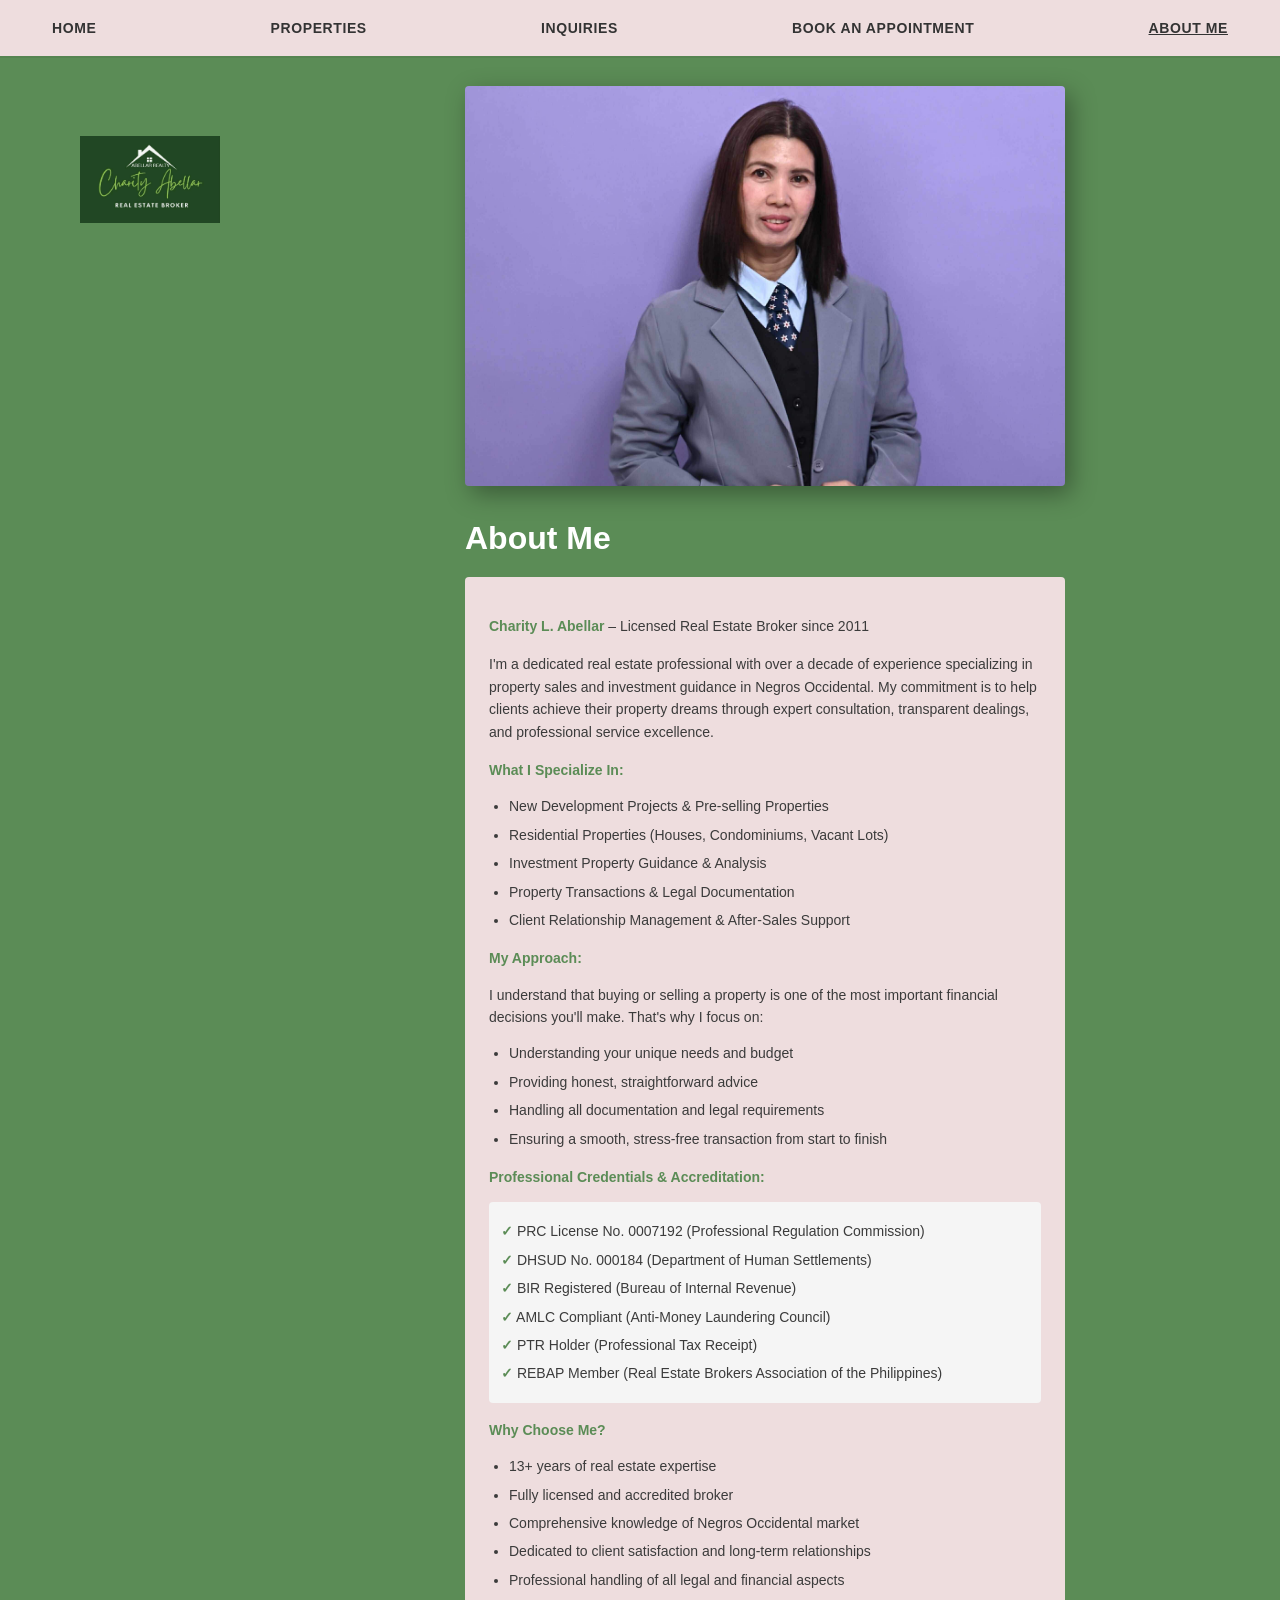
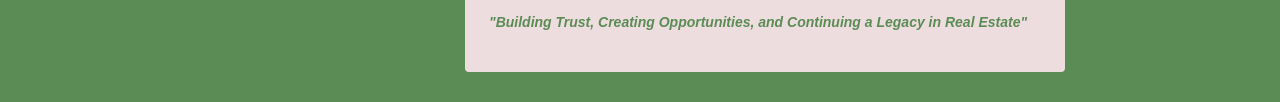
<file: pages/about.html>
<!DOCTYPE html>
<html lang="en">
<head>
	<meta charset="UTF-8" />
	<meta name="viewport" content="width=device-width, initial-scale=1.0" />
	<title>Charity Abellar || Real Estate Broker</title>
	<link rel="stylesheet" href="../css/styles.css">
	<style>
		.about-container {
			display: grid;
			grid-template-columns: 1fr;
			gap: 30px;
			max-width: 600px;
			margin: 0 auto;
			align-items: start;
			justify-items: center;
		}

		.about-image {
			width: 100%;
		}

		.about-content {
			width: 100%;
			color: #fff;
		}

		.about-image img {
			width: 100%;
			height: 400px;
			object-fit: cover;
			border-radius: 4px;
			box-shadow: 6px 8px 24px rgba(0,0,0,.35);
		}

		.about-content h2 {
			font-size: 32px;
			font-weight: 700;
			margin: 0 0 20px 0;
		}

		.about-text {
			background: var(--accent);
			padding: 24px;
			border-radius: 4px;
			color: var(--text);
			line-height: 1.6;
			font-size: 14px;
		}

		.about-text ul {
			margin: 10px 0;
			padding-left: 22px;
		}

		.about-text ul li {
			margin-bottom: 6px;
			color: var(--text);
		}

		.about-text strong {
			color: #5b8c56;
			font-weight: 700;
		}

		@media (max-width: 900px) {
			.about-container {
				grid-template-columns: 1fr;
				max-width: 100%;
				gap: 20px;
			}

			.about-image img {
				height: 300px;
			}

			.about-content h2 {
				font-size: 24px;
			}

			.about-text {
				padding: 16px;
				font-size: 13px;
			}
		}

		@media (max-width: 600px) {
			.about-image img {
				height: 250px;
			}

			.about-content h2 {
				font-size: 20px;
				margin-bottom: 12px;
			}

			.about-text {
				padding: 12px;
				font-size: 12px;
			}

			.about-text ul {
				margin: 8px 0;
				padding-left: 20px;
			}

			.about-text p {
				margin-bottom: 10px;
			}
		}
	</style>
</head>
<body>
	<header class="site-header">
		<nav class="nav">
			<a class="nav-link" href="home.html">HOME</a>
			<a class="nav-link" href="properties.html">PROPERTIES</a>
			<a class="nav-link" href="inquiries.html">INQUIRIES</a>
			<a class="nav-link" href="appointment.html">BOOK AN APPOINTMENT</a>
			<a class="nav-link active" href="about.html">ABOUT ME</a>
		</nav>
	</header>

	<div class="page-wrap">
		<aside class="sidebar">
			<div class="logo">
				<img src="../images/logo1.jpg" alt="Agent logo" />
			</div>
		</aside>

		<main class="content">
			<section class="about-container">
				<!-- Profile Image -->
				<div class="about-image">
					<img src="../images/profilePicture/Pic2.jpg" alt="Charity Abellar" />
				</div>

				<!-- About Content -->
				<div class="about-content">
					<h2>About Me</h2>
					<div class="about-text">
						<p><strong>Charity L. Abellar</strong> – Licensed Real Estate Broker since 2011</p>
						
						<p style="margin-top: 16px;">I'm a dedicated real estate professional with over a decade of experience specializing in property sales and investment guidance in Negros Occidental. My commitment is to help clients achieve their property dreams through expert consultation, transparent dealings, and professional service excellence.</p>
						
						<p style="margin-top: 16px;"><strong>What I Specialize In:</strong></p>
						<ul style="margin-top: 8px; padding-left: 20px;">
							<li>New Development Projects & Pre-selling Properties</li>
							<li>Residential Properties (Houses, Condominiums, Vacant Lots)</li>
							<li>Investment Property Guidance & Analysis</li>
							<li>Property Transactions & Legal Documentation</li>
							<li>Client Relationship Management & After-Sales Support</li>
						</ul>

						<p style="margin-top: 16px;"><strong>My Approach:</strong></p>
						<p>I understand that buying or selling a property is one of the most important financial decisions you'll make. That's why I focus on:</p>
						<ul style="margin-top: 8px; padding-left: 20px;">
							<li>Understanding your unique needs and budget</li>
							<li>Providing honest, straightforward advice</li>
							<li>Handling all documentation and legal requirements</li>
							<li>Ensuring a smooth, stress-free transaction from start to finish</li>
						</ul>

						<p style="margin-top: 16px;"><strong>Professional Credentials & Accreditation:</strong></p>
						<div style="background: #f5f5f5; padding: 12px; border-radius: 4px; margin-top: 12px; font-size: 14px;">
							<p style="margin: 6px 0;"><strong>✓</strong> PRC License No. 0007192 (Professional Regulation Commission)</p>
							<p style="margin: 6px 0;"><strong>✓</strong> DHSUD No. 000184 (Department of Human Settlements)</p>
							<p style="margin: 6px 0;"><strong>✓</strong> BIR Registered (Bureau of Internal Revenue)</p>
							<p style="margin: 6px 0;"><strong>✓</strong> AMLC Compliant (Anti-Money Laundering Council)</p>
							<p style="margin: 6px 0;"><strong>✓</strong> PTR Holder (Professional Tax Receipt)</p>
							<p style="margin: 6px 0;"><strong>✓</strong> REBAP Member (Real Estate Brokers Association of the Philippines)</p>
						</div>

						<p style="margin-top: 16px;"><strong>Why Choose Me?</strong></p>
						<ul style="margin-top: 8px; padding-left: 20px;">
							<li>13+ years of real estate expertise</li>
							<li>Fully licensed and accredited broker</li>
							<li>Comprehensive knowledge of Negros Occidental market</li>
							<li>Dedicated to client satisfaction and long-term relationships</li>
							<li>Professional handling of all legal and financial aspects</li>
						</ul>

						<p style="margin-top: 20px; font-style: italic; color: #5b8c56;">
							<strong>"Building Trust, Creating Opportunities, and Continuing a Legacy in Real Estate"</strong>
						</p>
					</div>
				</div>
			</section>
		</main>
	</div>

	<script src="../js/properties.js"></script>
</body>
</html>
</file>
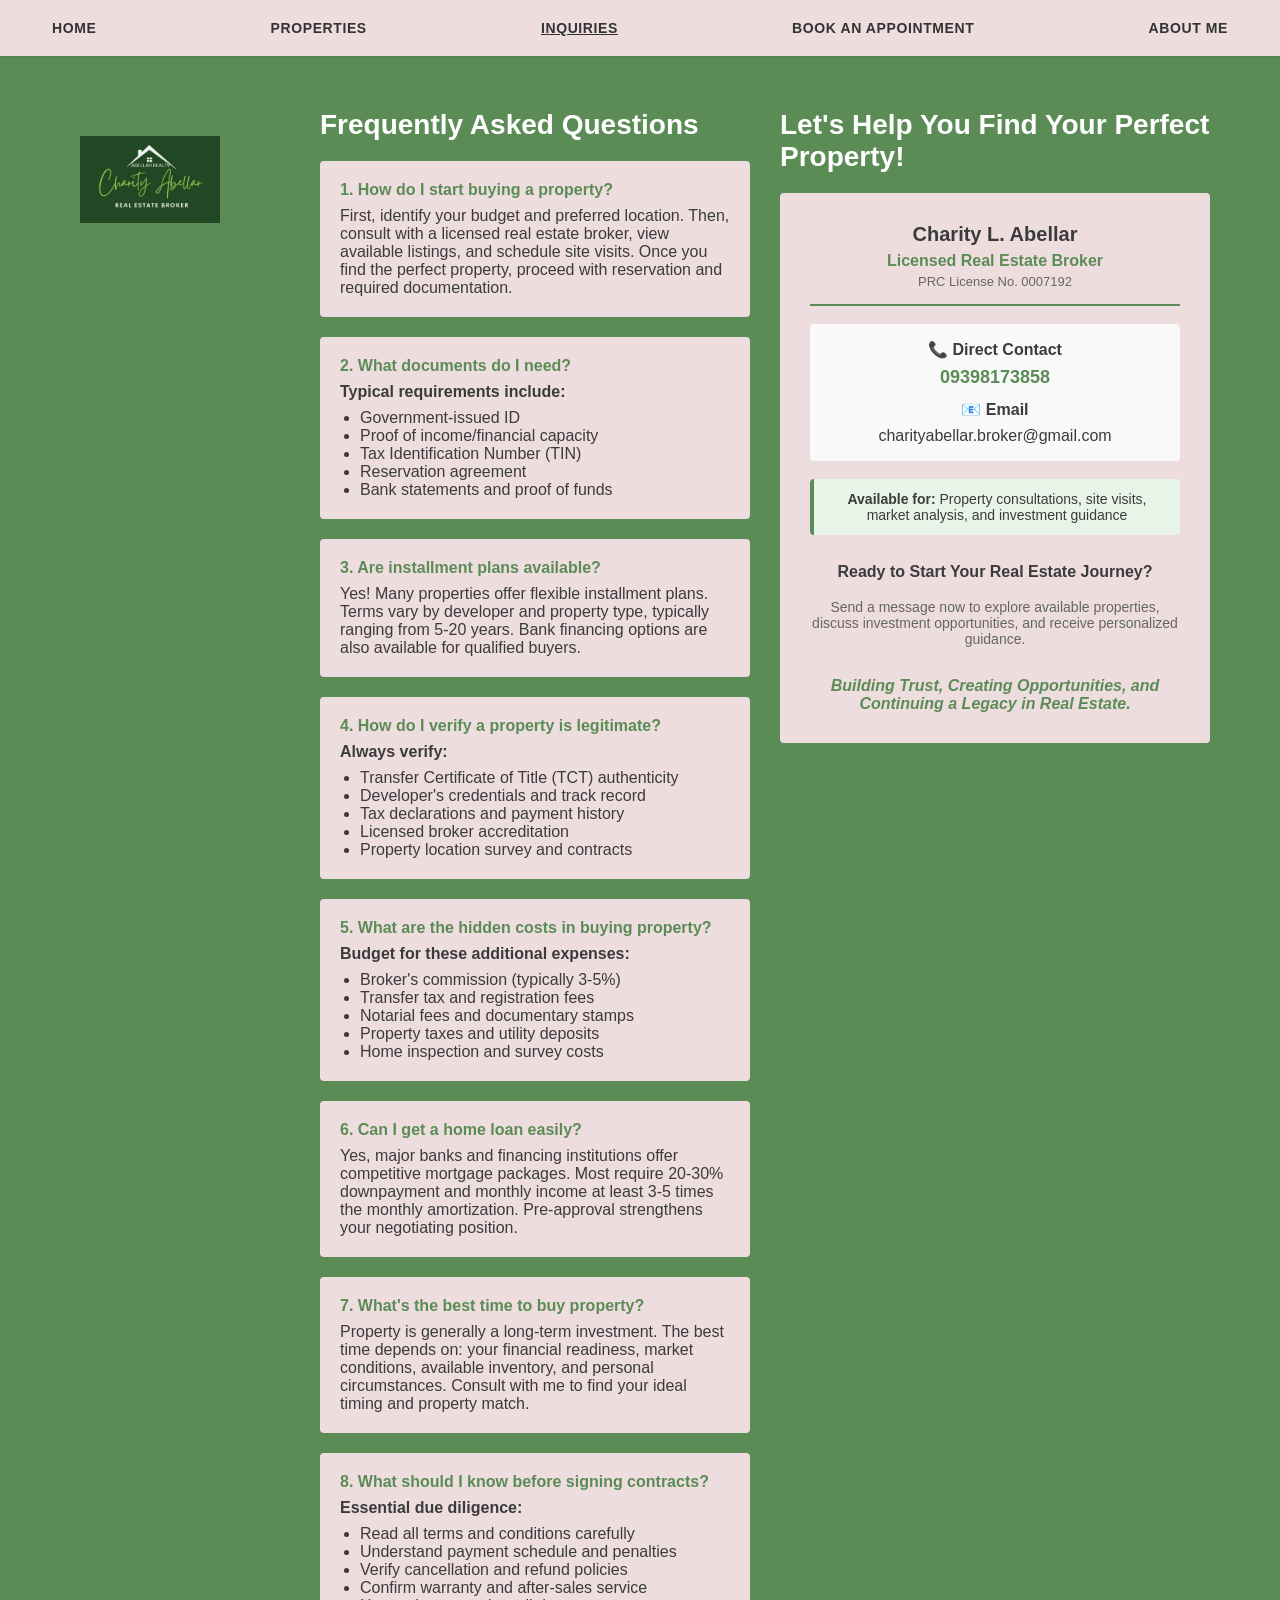
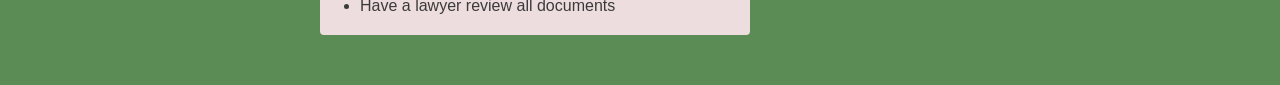
<file: pages/inquiries.html>
<!DOCTYPE html>
<html lang="en">
<head>
	<meta charset="UTF-8" />
	<meta name="viewport" content="width=device-width, initial-scale=1.0" />
	<title>Charity Abellar || Real Estate Broker</title>
	<link rel="stylesheet" href="../css/styles.css">
	<style>
		@media (max-width: 900px) {
			.faq-grid {
				grid-template-columns: 1fr !important;
			}
		}
		
		@media (max-width: 600px) {
			.faq-grid h2 {
				font-size: 20px !important;
			}
			
			.faq-grid .details {
				padding: 14px !important;
				margin-bottom: 12px !important;
			}
			
			.faq-grid .details p {
				font-size: 12px !important;
			}
		}
	</style>
</head>
<body>
	<header class="site-header">
		<nav class="nav">
			<a class="nav-link" href="home.html">HOME</a>
			<a class="nav-link" href="properties.html">PROPERTIES</a>
			<a class="nav-link active" href="inquiries.html">INQUIRIES</a>
			<a class="nav-link" href="appointment.html">BOOK AN APPOINTMENT</a>
			<a class="nav-link" href="about.html">ABOUT ME</a>
		</nav>
	</header>

	<div class="page-wrap">
		<aside class="sidebar">
			<div class="logo">
				<img src="../images/logo1.jpg" alt="Agent logo" />
			</div>
		</aside>

		<main class="content">
			<section style="display: grid; grid-template-columns: 1fr 1fr; gap: 30px;" class="faq-grid">
				<!-- FAQ Section -->
				<div>
					<h2 style="font-size: 28px; font-weight: 700; margin-bottom: 20px; color: #fff;">Frequently Asked Questions</h2>
					
					<div class="details" style="background: var(--accent); margin-bottom: 20px; padding: 20px; border-radius: 4px;">
						<p style="font-weight: 700; margin: 0 0 8px 0; color: #5b8c56;">1. How do I start buying a property?</p>
						<p style="margin: 0;">First, identify your budget and preferred location. Then, consult with a licensed real estate broker, view available listings, and schedule site visits. Once you find the perfect property, proceed with reservation and required documentation.</p>
					</div>

					<div class="details" style="background: var(--accent); margin-bottom: 20px; padding: 20px; border-radius: 4px;">
						<p style="font-weight: 700; margin: 0 0 8px 0; color: #5b8c56;">2. What documents do I need?</p>
						<p style="margin: 0 0 8px 0;"><strong>Typical requirements include:</strong></p>
						<ul style="margin: 0; padding-left: 20px;">
							<li>Government-issued ID</li>
							<li>Proof of income/financial capacity</li>
							<li>Tax Identification Number (TIN)</li>
							<li>Reservation agreement</li>
							<li>Bank statements and proof of funds</li>
						</ul>
					</div>

					<div class="details" style="background: var(--accent); margin-bottom: 20px; padding: 20px; border-radius: 4px;">
						<p style="font-weight: 700; margin: 0 0 8px 0; color: #5b8c56;">3. Are installment plans available?</p>
						<p style="margin: 0;">Yes! Many properties offer flexible installment plans. Terms vary by developer and property type, typically ranging from 5-20 years. Bank financing options are also available for qualified buyers.</p>
					</div>

					<div class="details" style="background: var(--accent); margin-bottom: 20px; padding: 20px; border-radius: 4px;">
						<p style="font-weight: 700; margin: 0 0 8px 0; color: #5b8c56;">4. How do I verify a property is legitimate?</p>
						<p style="margin: 0 0 8px 0;"><strong>Always verify:</strong></p>
						<ul style="margin: 0; padding-left: 20px;">
							<li>Transfer Certificate of Title (TCT) authenticity</li>
							<li>Developer's credentials and track record</li>
							<li>Tax declarations and payment history</li>
							<li>Licensed broker accreditation</li>
							<li>Property location survey and contracts</li>
						</ul>
					</div>

					<div class="details" style="background: var(--accent); margin-bottom: 20px; padding: 20px; border-radius: 4px;">
						<p style="font-weight: 700; margin: 0 0 8px 0; color: #5b8c56;">5. What are the hidden costs in buying property?</p>
						<p style="margin: 0 0 8px 0;"><strong>Budget for these additional expenses:</strong></p>
						<ul style="margin: 0; padding-left: 20px;">
							<li>Broker's commission (typically 3-5%)</li>
							<li>Transfer tax and registration fees</li>
							<li>Notarial fees and documentary stamps</li>
							<li>Property taxes and utility deposits</li>
							<li>Home inspection and survey costs</li>
						</ul>
					</div>

					<div class="details" style="background: var(--accent); margin-bottom: 20px; padding: 20px; border-radius: 4px;">
						<p style="font-weight: 700; margin: 0 0 8px 0; color: #5b8c56;">6. Can I get a home loan easily?</p>
						<p style="margin: 0;">Yes, major banks and financing institutions offer competitive mortgage packages. Most require 20-30% downpayment and monthly income at least 3-5 times the monthly amortization. Pre-approval strengthens your negotiating position.</p>
					</div>

					<div class="details" style="background: var(--accent); margin-bottom: 20px; padding: 20px; border-radius: 4px;">
						<p style="font-weight: 700; margin: 0 0 8px 0; color: #5b8c56;">7. What's the best time to buy property?</p>
						<p style="margin: 0;">Property is generally a long-term investment. The best time depends on: your financial readiness, market conditions, available inventory, and personal circumstances. Consult with me to find your ideal timing and property match.</p>
					</div>

					<div class="details" style="background: var(--accent); margin-bottom: 20px; padding: 20px; border-radius: 4px;">
						<p style="font-weight: 700; margin: 0 0 8px 0; color: #5b8c56;">8. What should I know before signing contracts?</p>
						<p style="margin: 0 0 8px 0;"><strong>Essential due diligence:</strong></p>
						<ul style="margin: 0; padding-left: 20px;">
							<li>Read all terms and conditions carefully</li>
							<li>Understand payment schedule and penalties</li>
							<li>Verify cancellation and refund policies</li>
							<li>Confirm warranty and after-sales service</li>
							<li>Have a lawyer review all documents</li>
						</ul>
					</div>
				</div>

				<!-- Send a Message Section -->
				<div>
					<h2 style="font-size: 28px; font-weight: 700; margin-bottom: 20px; color: #fff;">Let's Help You Find Your Perfect Property!</h2>
					<div class="details" style="background: var(--accent); text-align: center; padding: 30px; display: flex; flex-direction: column; justify-content: center; gap: 18px; border-radius: 4px;">
						<div style="border-bottom: 2px solid #5b8c56; padding-bottom: 15px;">
							<p style="font-weight: 700; font-size: 20px; margin: 0; color: #3b3b3b;">Charity L. Abellar</p>
							<p style="margin: 6px 0 0 0; color: #5b8c56; font-weight: 600;">Licensed Real Estate Broker</p>
							<p style="margin: 4px 0 0 0; font-size: 13px; color: #666;">PRC License No. 0007192</p>
						</div>

						<div style="background: #f9f9f9; padding: 16px; border-radius: 4px;">
							<p style="font-weight: 600; margin: 0 0 8px 0; color: #3b3b3b;">📞 Direct Contact</p>
							<p style="margin: 0; font-size: 18px; color: #5b8c56;"><strong>09398173858</strong></p>
							
							<p style="font-weight: 600; margin: 12px 0 8px 0; color: #3b3b3b;">📧 Email</p>
							<p style="margin: 0; color: #3b3b3b;">charityabellar.broker@gmail.com</p>
						</div>

						<div style="background: #e8f4e8; padding: 12px; border-radius: 4px; border-left: 4px solid #5b8c56;">
							<p style="margin: 0; font-size: 14px; color: #3b3b3b;"><strong>Available for:</strong> Property consultations, site visits, market analysis, and investment guidance</p>
						</div>

						<p style="font-weight: 700; font-size: 16px; margin: 10px 0 0 0; color: #3b3b3b;">Ready to Start Your Real Estate Journey?</p>
						<p style="font-size: 14px; margin: 0; color: #666;">Send a message now to explore available properties, discuss investment opportunities, and receive personalized guidance.</p>

						<p style="font-style: italic; margin: 12px 0 0 0; color: #5b8c56; font-weight: 700;">Building Trust, Creating Opportunities, and Continuing a Legacy in Real Estate.</p>
					</div>
				</div>
			</section>
		</main>
	</div>

	<script src="../js/properties.js"></script>
</body>
</html>
</file>
<file: css/styles.css>
/* Basic styles for Properties page - placed in css/styles.css */
:root{
  --accent:#eeddde; /* beige */
  --green:#5b8c56;
  --text:#3b3b3b;
}
*{box-sizing:border-box}
body{margin:0;font-family:Arial, Helvetica, sans-serif;color:var(--text);background:var(--green)}
.site-header{background:var(--accent);box-shadow:0 2px 0 rgba(0,0,0,.06)}
.nav{max-width:1200px;margin:0 auto;padding:20px 12px;display:flex;justify-content:space-between;flex-wrap:wrap;gap:15px}
.nav-link{color:#333;text-decoration:none;font-weight:700;letter-spacing:.6px;font-size:14px}
.nav-link.active{text-decoration:underline}

.page-wrap{max-width:1200px;margin:0 auto;display:flex;gap:30px;padding:30px}
.sidebar{width:220px;padding:10px;color:#fff}
.sidebar .category img{width:100%;display:block;border-radius:6px;box-shadow:4px 6px 18px rgba(0,0,0,.35)}
.cat-label{text-align:center;margin-top:14px;font-style:italic;font-weight:700}
.categories{list-style:none;padding:18px 0;margin:0;color:#fff}
.cat-item{padding:12px 8px;border-bottom:1px solid rgba(255,255,255,.08);cursor:pointer;transition:all 0.3s;border-left:3px solid transparent}
.cat-item:hover{background:rgba(255,255,255,.05);padding-left:12px}
.cat-item.active{border-left:3px solid #eeddde;background:rgba(255,255,255,.1);padding-left:12px}
.logo{position:sticky;bottom:20px;margin-top:40px}
.logo img{width:140px;opacity:.95}

.content{flex:1}

/* Carousel Styles */
.carousel-section{display:flex;align-items:center;gap:18px;margin-bottom:30px;position:relative}
.carousel-container{flex:1;overflow:hidden;border-radius:4px;width:100%}
.carousel-wrapper{display:flex;transition:transform 0.5s ease-in-out;gap:0;width:100%;min-width:100%}
.property-item{flex:0 0 100%;text-align:center;position:relative;min-width:100%;overflow:hidden}
.property-item img{width:100%;height:400px;object-fit:cover;border-radius:4px;box-shadow:6px 8px 24px rgba(0,0,0,.35);display:block}
.property-label{position:absolute;bottom:20px;left:50%;transform:translateX(-50%);background:rgba(0,0,0,.5);color:#fff;padding:8px 16px;border-radius:4px;font-weight:600;font-style:italic}

.carousel-btn{background:#eeddde;border:none;width:40px;height:40px;border-radius:50%;cursor:pointer;font-size:18px;font-weight:bold;color:#333;transition:all 0.3s;box-shadow:4px 6px 18px rgba(0,0,0,.25)}
.carousel-btn:hover{background:#fff;transform:scale(1.1)}
.carousel-prev, .carousel-next{z-index:10}
.property-item.hidden{display:none}

.property-meta{margin-top:18px}
.address{background:var(--accent);padding:18px;border-radius:4px;text-align:center;font-weight:600}
.details{background:var(--accent);padding:24px;margin-top:18px;border-radius:4px;min-height:120px}

.inquire-btn{position:fixed;right:36px;bottom:24px;background:var(--accent);color:var(--text);padding:14px 24px;border-radius:30px;border:4px solid rgba(255,255,255,.14);text-decoration:none;font-weight:700;display:inline-block;text-align:center}

/* Product Detail Styles */
.product-detail{position:fixed;inset:0;background:rgba(0,0,0,.6);display:none;align-items:center;justify-content:center;z-index:1000;padding:20px}
.product-detail.hidden{display:none}
.product-detail.show{display:flex}

.product-detail > div:not(#closeDetail){background:var(--accent);padding:40px;border-radius:8px;max-width:1000px;width:100%;max-height:90vh;overflow-y:auto;position:relative;box-shadow:0 10px 40px rgba(0,0,0,.5)}

.close-detail{position:absolute;top:15px;right:15px;background:none;border:none;font-size:28px;cursor:pointer;color:var(--text);font-weight:bold;z-index:1001}
.close-detail:hover{color:var(--green)}

.product-grid{display:grid;grid-template-columns:1fr 1fr;gap:40px;align-items:start}
.product-images{display:flex;flex-direction:column;gap:15px}
.main-image{border-radius:8px;overflow:hidden;box-shadow:6px 8px 24px rgba(0,0,0,.35)}
.main-image img{width:100%;height:500px;object-fit:cover;display:block}

.thumbnail-gallery{display:grid;grid-template-columns:repeat(4,1fr);gap:10px}
.thumb-img{width:100%;height:100px;object-fit:cover;border-radius:4px;cursor:pointer;border:2px solid transparent;transition:border 0.3s}
.thumb-img:hover{border-color:var(--green)}

.product-info h1{margin:0 0 20px 0;font-size:32px;color:var(--text)}
.product-meta-info{background:white;padding:20px;border-radius:6px;margin-bottom:25px;box-shadow:0 2px 8px rgba(0,0,0,.1)}
.meta-row{display:flex;justify-content:space-between;align-items:center;padding:8px 0;border-bottom:1px solid #eee}
.meta-row:last-child{border-bottom:none}
.meta-label{font-weight:700;color:var(--green)}
.meta-value{font-size:16px;color:var(--text)}
.stock{font-weight:700;padding:4px 12px;border-radius:4px;background:#d4edda;color:#155724}
.stock.limited{background:#fff3cd;color:#866000}

.product-description{margin-bottom:25px}
.product-description h3{margin:0 0 10px 0;color:var(--green);font-size:18px}
.product-description p{margin:0;line-height:1.6;color:var(--text)}

.product-variations{margin-bottom:25px}
.product-variations h3{margin:0 0 12px 0;color:var(--green);font-size:18px}
.variations-list{display:flex;flex-wrap:wrap;gap:10px}
.variation-tag{background:white;padding:8px 14px;border-radius:20px;border:1px solid var(--green);color:var(--green);font-size:14px;font-weight:600}

.product-actions{margin-top:30px}
.product-actions .inquire-btn{position:static;right:auto;bottom:auto;width:100%;padding:16px 24px;font-size:16px}

/* Mobile Responsive - Large Tablets */
@media (max-width:1024px){
  .page-wrap{padding:20px;gap:20px}
  .carousel-btn{width:38px;height:38px;font-size:16px}
  .inquire-btn{right:20px;bottom:20px;padding:12px 20px}
}

/* Mobile Responsive - Tablets and Small Screens */
@media (max-width:900px){
  .site-header{position:sticky;top:0;z-index:999}
  .nav{padding:12px 8px;gap:8px;justify-content:center;flex-wrap:wrap}
  .nav-link{font-size:12px}
  
  .page-wrap{flex-direction:column;padding:15px;gap:15px}
  .sidebar{width:100%;order:2;display:flex;justify-content:space-around;align-items:center;flex-wrap:wrap;padding:10px 0}
  .sidebar .logo{position:relative;bottom:auto;margin-top:10px;width:100%;text-align:center}
  .sidebar ul.categories{display:flex;gap:8px;padding:8px;border-bottom:none;flex-wrap:wrap;width:100%;justify-content:center}
  .cat-item{border-bottom:none;border-right:1px solid rgba(255,255,255,.2);padding:8px;font-size:13px}
  .cat-item:last-child{border-right:none}
  
  .carousel-section{flex-direction:column;gap:10px}
  .property-item img{height:250px}
  .carousel-btn{width:32px;height:32px;font-size:14px}
  
  .product-detail > div:not(#closeDetail){padding:20px;max-width:95vw}
  .product-grid{grid-template-columns:1fr;gap:20px}
  .main-image img{height:300px}
  .thumbnail-gallery{grid-template-columns:repeat(3,1fr);gap:8px}
  .product-info h1{font-size:22px}
  .product-actions .inquire-btn{padding:14px 20px;font-size:14px}
  
  .inquire-btn{right:15px;bottom:15px;padding:12px 18px;font-size:13px}
}

/* Mobile Responsive - Small Phones */
@media (max-width:600px){
  body{font-size:13px}
  .site-header{padding:0}
  .nav{padding:10px 6px;gap:6px;justify-content:space-around}
  .nav-link{font-size:11px;letter-spacing:.3px}
  
  .page-wrap{flex-direction:column;padding:10px;gap:10px}
  .sidebar{width:100%;order:2;display:flex;justify-content:space-around;align-items:center;flex-direction:column;padding:8px}
  .sidebar .logo{margin-top:8px}
  .sidebar .logo img{width:100px}
  .sidebar ul.categories{gap:6px;padding:6px}
  .cat-item{padding:6px;font-size:11px;border-bottom:1px solid rgba(255,255,255,.1)}
  .cat-item:last-child{border-bottom:1px solid rgba(255,255,255,.1)}
  
  .content{padding:0}
  .carousel-section{gap:8px}
  .property-item img{height:200px}
  .carousel-btn{width:28px;height:28px;font-size:12px;min-width:28px;min-height:28px}
  .property-label{padding:4px 8px;font-size:11px;bottom:10px}
  
  .property-meta{margin-top:10px}
  .address{padding:12px;font-size:13px}
  .details{padding:12px;font-size:12px}
  
  .product-detail > div:not(#closeDetail){padding:15px;border-radius:6px}
  .close-detail{font-size:24px;top:10px;right:10px}
  .product-grid{gap:15px}
  .main-image img{height:200px}
  .thumbnail-gallery{grid-template-columns:repeat(2,1fr);gap:6px}
  .product-info h1{font-size:18px;margin-bottom:12px}
  .product-meta-info{padding:12px;margin-bottom:15px}
  .meta-row{padding:6px 0;font-size:12px}
  .product-description h3{font-size:14px;margin-bottom:6px}
  .product-description p{font-size:12px}
  .product-variations h3{font-size:14px}
  .variation-tag{font-size:11px;padding:6px 10px}
  .product-actions{margin-top:15px}
  .product-actions .inquire-btn{padding:12px 16px;font-size:12px}
  
  .inquire-btn{right:10px;bottom:10px;padding:10px 14px;font-size:11px}
}

/* Extra Small Phones */
@media (max-width:400px){
  .nav{gap:4px}
  .nav-link{font-size:10px}
  
  .sidebar ul.categories{gap:4px;padding:4px}
  .sidebar .logo img{width:80px}
  
  .carousel-btn{width:26px;height:26px;font-size:11px}
  .property-item img{height:180px}
  
  .product-detail > div:not(#closeDetail){padding:12px;max-height:95vh}
  .main-image img{height:150px}
  .thumbnail-gallery{grid-template-columns:repeat(2,1fr);gap:5px}
  .product-info h1{font-size:16px}
}
</file>
